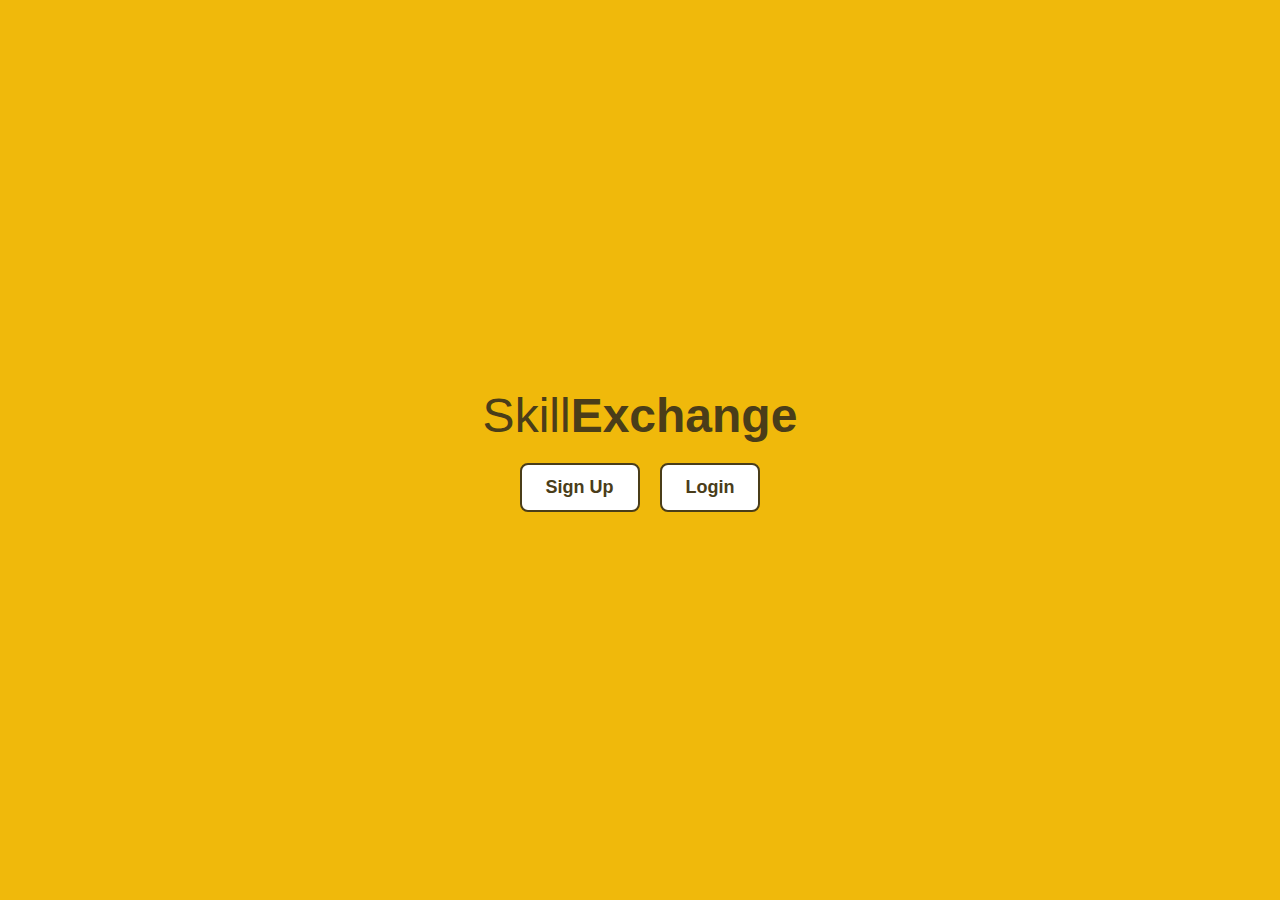
<file: Assignment_2/Skill Exchange/index.html>
<!DOCTYPE html>
<html lang="en">
  <head>
    <meta charset="UTF-8" />
    <meta name="viewport" content="width=device-width, initial-scale=1.0" />
    <title>Skill Exchange</title>
    <link rel="stylesheet" href="assets/css/index.css" />
  </head>
  <body>
    <div class="splash-screen">
      <h1><span>Skill</span>Exchange</h1>
      <nav class="nav-links">
        <a href="signup.html" class="btn">Sign Up</a>
        <a href="login.html" class="btn">Login</a>
      </nav>
    </div>

    <script src="js/script.js"></script>
  </body>
</html>
</file>
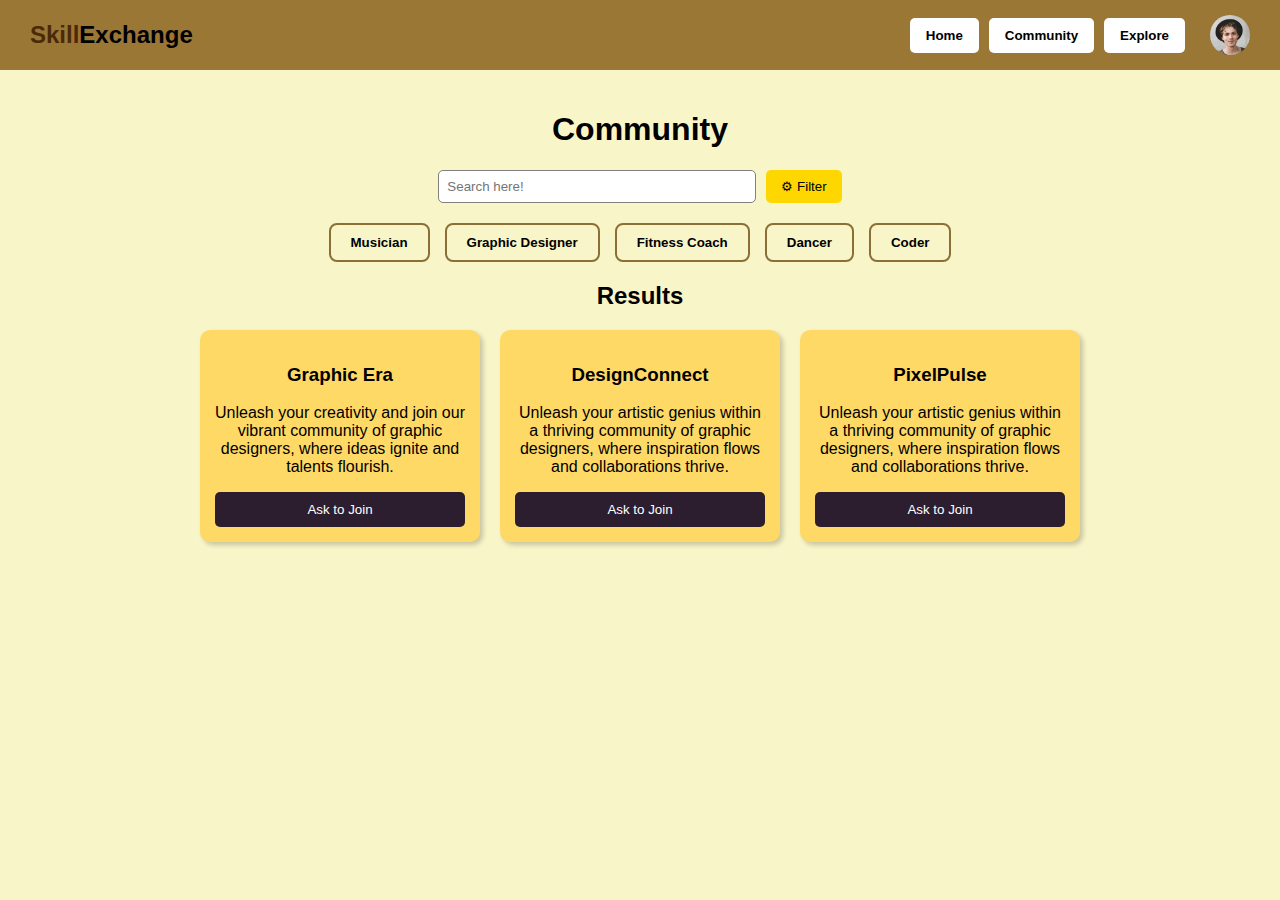
<file: Assignment_2/Skill Exchange/community.html>
<!DOCTYPE html>
<html lang="en">
  <head>
    <meta charset="UTF-8" />
    <meta name="viewport" content="width=device-width, initial-scale=1.0" />
    <title>SkillExchange - Community</title>
    <link rel="stylesheet" href="assets/css/header.css" />
    <link rel="stylesheet" href="assets/css/community.css" />
  </head>
  <body>
    <header>
      <a href="home.html" class="logo">Skill<span>Exchange</span></a>

      <nav>
        <button onclick="redirectTo('home.html')">Home</button>
        <button onclick="redirectTo('community.html')">Community</button>
        <button onclick="redirectTo('explore.html')">Explore</button>
        <img
          src="assets/image/user-profile.png"
          alt="Profile"
          class="profile-icon"
          onclick="redirectTo('profile.html')"
        />
      </nav>
    </header>

    <main class="community-container">
      <h1>Community</h1>
      <div class="search-bar">
        <input type="text" placeholder="Search here!" />
        <button class="filter-btn">&#9881; Filter</button>
      </div>

      <div class="category-buttons">
        <button>Musician</button>
        <button>Graphic Designer</button>
        <button>Fitness Coach</button>
        <button>Dancer</button>
        <button>Coder</button>
      </div>

      <h2>Results</h2>
      <div class="results">
        <div class="community-card">
          <h3>Graphic Era</h3>
          <p>
            Unleash your creativity and join our vibrant community of graphic
            designers, where ideas ignite and talents flourish.
          </p>
          <button>Ask to Join</button>
        </div>
        <div class="community-card">
          <h3>DesignConnect</h3>
          <p>
            Unleash your artistic genius within a thriving community of graphic
            designers, where inspiration flows and collaborations thrive.
          </p>
          <button>Ask to Join</button>
        </div>
        <div class="community-card">
          <h3>PixelPulse</h3>
          <p>
            Unleash your artistic genius within a thriving community of graphic
            designers, where inspiration flows and collaborations thrive.
          </p>
          <button>Ask to Join</button>
        </div>
      </div>
    </main>

    <script src="js/script.js"></script>
    <script src="js/community.js"></script>
  </body>
</html>
</file>
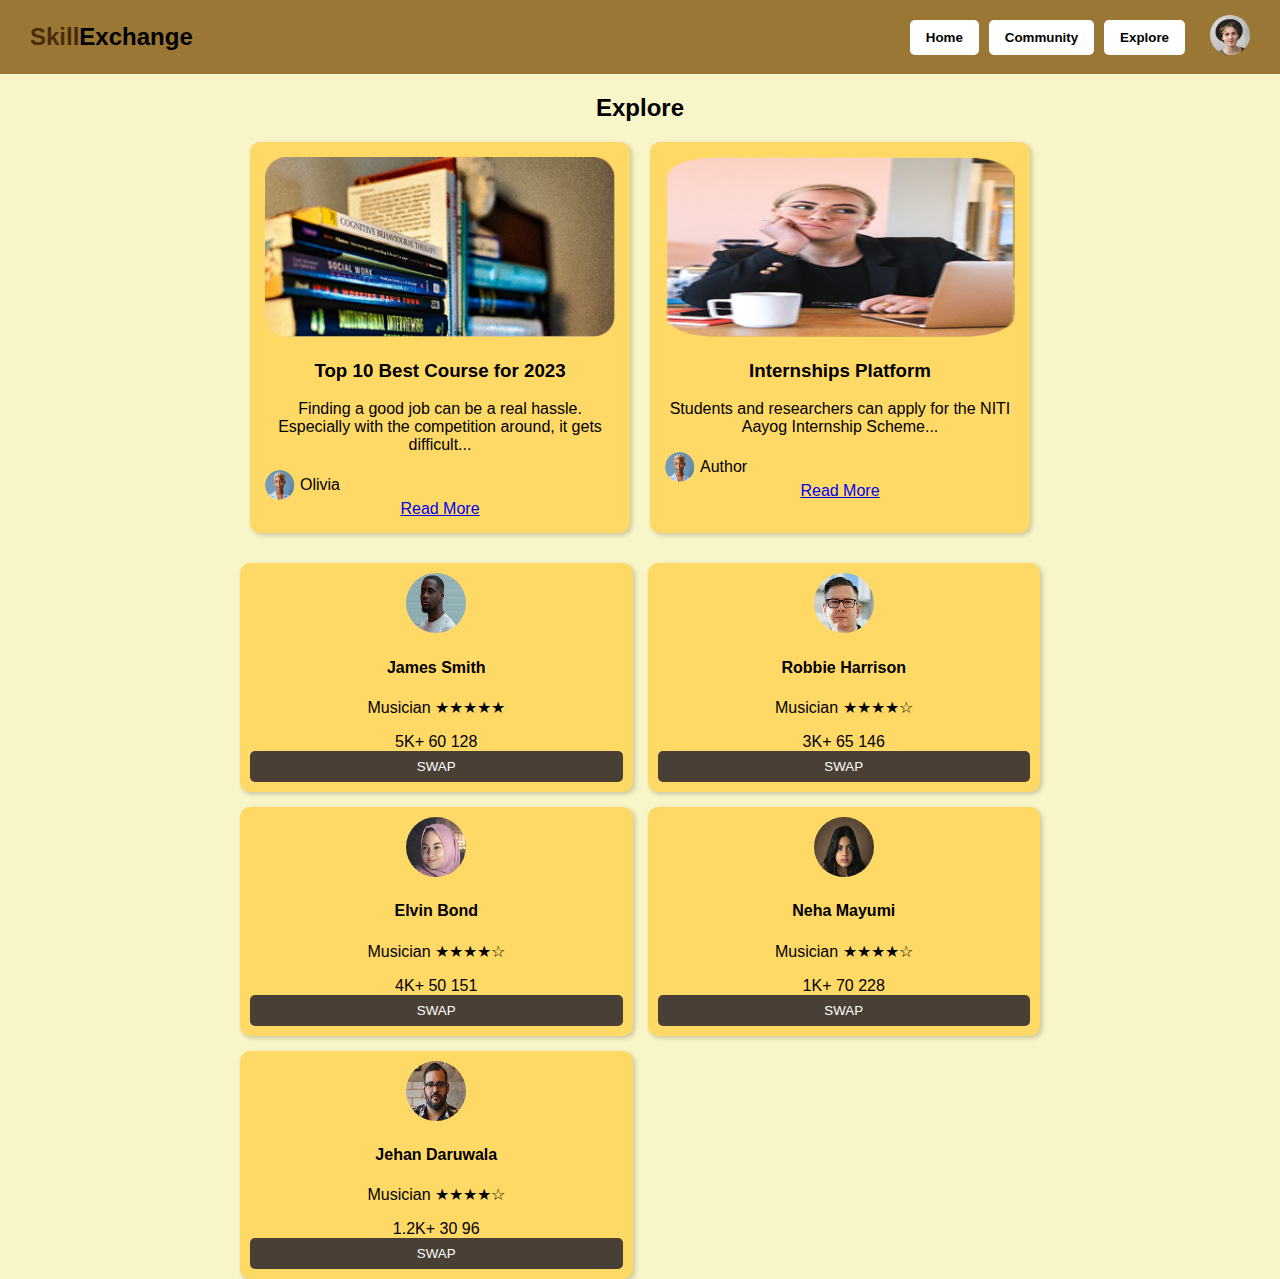
<file: Assignment_2/Skill Exchange/explore.html>
<!DOCTYPE html>
<html lang="en">
  <head>
    <meta charset="UTF-8" />
    <meta name="viewport" content="width=device-width, initial-scale=1.0" />
    <title>Explore - Skill Exchange</title>
    <link rel="stylesheet" href="assets/css/header.css" />
    <link rel="stylesheet" href="assets/css/explore.css" />
  </head>
  <body>
    <header>
      <a href="home.html" class="logo">Skill<span>Exchange</span></a>

      <nav>
        <button onclick="redirectTo('home.html')">Home</button>
        <button onclick="redirectTo('community.html')">Community</button>
        <button onclick="redirectTo('explore.html')">Explore</button>
        <a href="profile.html">
          <img
            src="assets/image/user-profile.png"
            alt="Profile"
            class="profile-icon"
            onclick="redirectTo('profile.html')"
          />
        </a>
      </nav>
    </header>

    <main>
      <h2 class="page-title">Explore</h2>

      <section class="content">
        <div class="featured-box">
          <img src="assets/image/books.png" alt="Books" />
          <h3>Top 10 Best Course for 2023</h3>
          <p>
            Finding a good job can be a real hassle. Especially with the
            competition around, it gets difficult...
          </p>
          <div class="author">
            <img src="assets/image/profile.png" alt="Olivia" />
            <span>Olivia</span>
          </div>
          <a href="#">Read More</a>
        </div>

        <div class="featured-box">
          <img src="assets/image/internships.png" alt="Internship" />
          <h3>Internships Platform</h3>
          <p>
            Students and researchers can apply for the NITI Aayog Internship
            Scheme...
          </p>
          <div class="author">
            <img src="assets/image/profile.png" alt="Author" />
            <span>Author</span>
          </div>
          <a href="#">Read More</a>
        </div>
      </section>

      <section class="profiles">
        <div class="profile-card">
          <img src="assets/image/profile2.png" alt="James Smith" />
          <h4>James Smith</h4>
          <p>Musician ★★★★★</p>
          <div class="stats">
            <span>5K+</span> <span>60</span> <span>128</span>
          </div>
          <button>SWAP</button>
        </div>

        <div class="profile-card">
          <img src="assets/image/profile3.png" alt="Robbie Harrison" />
          <h4>Robbie Harrison</h4>
          <p>Musician ★★★★☆</p>
          <div class="stats">
            <span>3K+</span> <span>65</span> <span>146</span>
          </div>
          <button>SWAP</button>
        </div>

        <div class="profile-card">
          <img src="assets/image/profile4.png" alt="Elvin Bond" />
          <h4>Elvin Bond</h4>
          <p>Musician ★★★★☆</p>
          <div class="stats">
            <span>4K+</span> <span>50</span> <span>151</span>
          </div>
          <button>SWAP</button>
        </div>

        <div class="profile-card">
          <img src="assets/image/profile5.png" alt="Neha Mayumi" />
          <h4>Neha Mayumi</h4>
          <p>Musician ★★★★☆</p>
          <div class="stats">
            <span>1K+</span> <span>70</span> <span>228</span>
          </div>
          <button>SWAP</button>
        </div>

        <div class="profile-card">
          <img src="assets/image/profile6.png" alt="Jehan Daruwala" />
          <h4>Jehan Daruwala</h4>
          <p>Musician ★★★★☆</p>
          <div class="stats">
            <span>1.2K+</span> <span>30</span> <span>96</span>
          </div>
          <button>SWAP</button>
        </div>
      </section>
    </main>
    <script src="js/script.js"></script>
    <script src="js/explore.js"></script>
  </body>
</html>
</file>
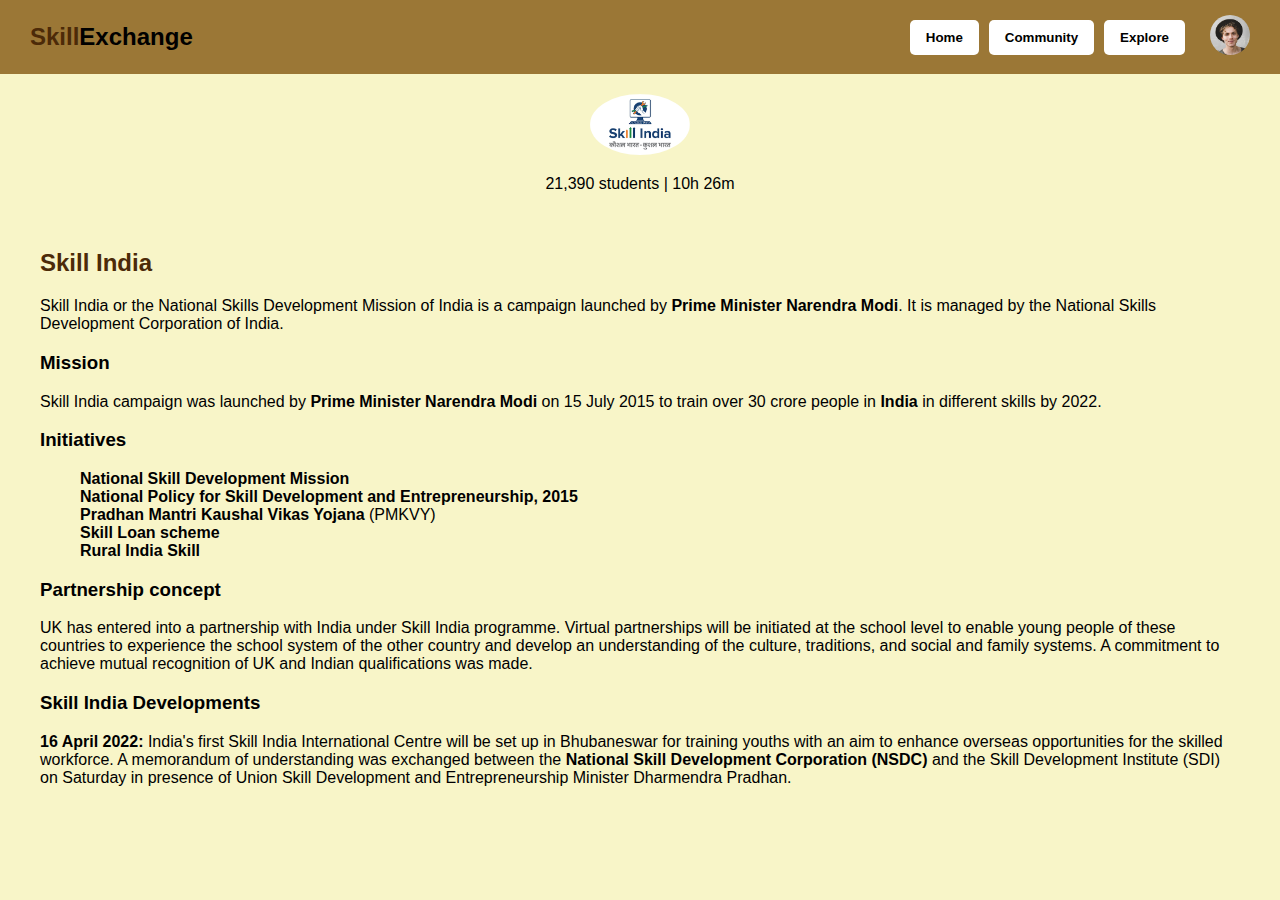
<file: Assignment_2/Skill Exchange/home1.html>
<!DOCTYPE html>
<html lang="en">
  <head>
    <meta charset="UTF-8" />
    <meta name="viewport" content="width=device-width, initial-scale=1.0" />
    <title>Profile - SkillExchange</title>
    <link rel="stylesheet" href="assets/css/header.css" />
    <link rel="stylesheet" href="assets/css/profile.css" />
  </head>
  <body>
    <header>
      <a href="home.html" class="logo">Skill<span>Exchange</span></a>

      <nav>
        <button onclick="redirectTo('home.html')">Home</button>
        <button onclick="redirectTo('community.html')">Community</button>
        <button onclick="redirectTo('explore.html')">Explore</button>
        <a href="profile.html">
          <img
            src="assets/image/user-profile.png"
            alt="Profile"
            class="profile-icon"
            onclick="redirectTo('profile.html')"
          />
        </a>
      </nav>
    </header>

    <main class="profile-container">
      <section class="profile-header">
        <img
          src="assets/image/skill-india.png"
          alt="Skill India"
          class="profile-pic"
        />
        <p>21,390 students | 10h 26m</p>
      </section>

      <section class="profile-details">
        <h2>Skill India</h2>
        <p>
          Skill India or the National Skills Development Mission of India is a
          campaign launched by <strong>Prime Minister Narendra Modi</strong>. It
          is managed by the National Skills Development Corporation of India.
        </p>

        <h3>Mission</h3>
        <p>
          Skill India campaign was launched by
          <strong>Prime Minister Narendra Modi</strong> on 15 July 2015 to train
          over 30 crore people in <strong>India</strong> in different skills by
          2022.
        </p>

        <h3>Initiatives</h3>
        <ul>
          <li><strong>National Skill Development Mission</strong></li>
          <li>
            <strong
              >National Policy for Skill Development and Entrepreneurship,
              2015</strong
            >
          </li>
          <li><strong>Pradhan Mantri Kaushal Vikas Yojana</strong> (PMKVY)</li>
          <li><strong>Skill Loan scheme</strong></li>
          <li><strong>Rural India Skill</strong></li>
        </ul>

        <h3>Partnership concept</h3>
        <p>
          UK has entered into a partnership with India under Skill India
          programme. Virtual partnerships will be initiated at the school level
          to enable young people of these countries to experience the school
          system of the other country and develop an understanding of the
          culture, traditions, and social and family systems. A commitment to
          achieve mutual recognition of UK and Indian qualifications was made.
        </p>

        <h3>Skill India Developments</h3>
        <p>
          <strong>16 April 2022:</strong> India's first Skill India
          International Centre will be set up in Bhubaneswar for training youths
          with an aim to enhance overseas opportunities for the skilled
          workforce. A memorandum of understanding was exchanged between the
          <strong>National Skill Development Corporation (NSDC)</strong> and the
          Skill Development Institute (SDI) on Saturday in presence of Union
          Skill Development and Entrepreneurship Minister Dharmendra Pradhan.
        </p>
      </section>
    </main>

    <script src="js/script.js"></script>
  </body>
</html>
</file>
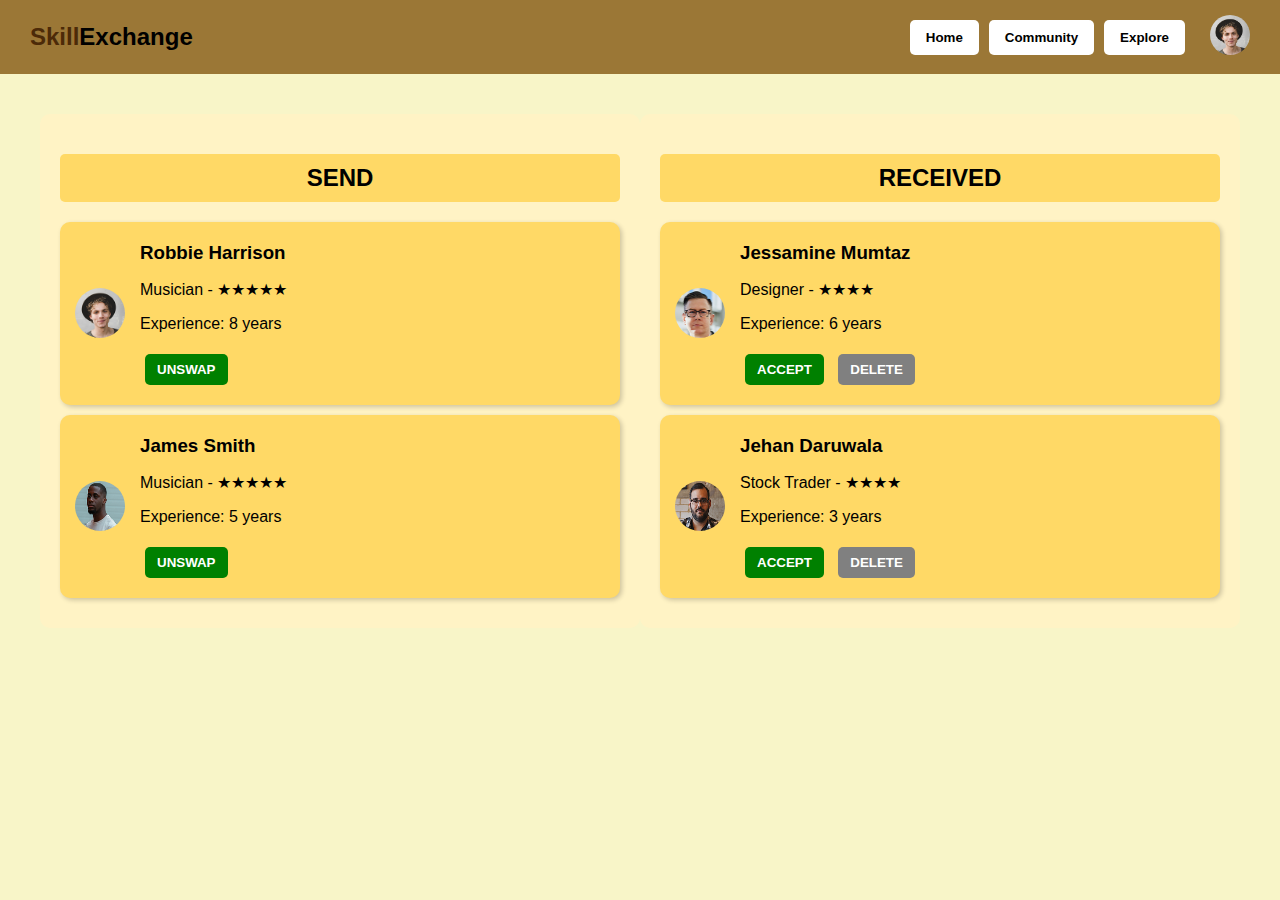
<file: Assignment_2/Skill Exchange/notification.html>
<!DOCTYPE html>
<html lang="en">
  <head>
    <meta charset="UTF-8" />
    <meta name="viewport" content="width=device-width, initial-scale=1.0" />
    <title>Notifications</title>
    <link rel="stylesheet" href="assets/css/header.css" />
    <link rel="stylesheet" href="assets/css/notification.css" />
  </head>
  <body>
    <header>
      <a href="home.html" class="logo">Skill<span>Exchange</span></a>

      <nav>
        <button onclick="redirectTo('home.html')">Home</button>
        <button onclick="redirectTo('community.html')">Community</button>
        <button onclick="redirectTo('explore.html')">Explore</button>
        <a href="profile.html">
          <img
            src="assets/image/user-profile.png"
            alt="Profile"
            class="profile-icon"
            onclick="redirectTo('profile.html')"
          />
        </a>
      </nav>
    </header>

    <main class="notifications-container">
      <!-- Send Requests Section -->
      <section class="send-section">
        <h2>SEND</h2>
        <div class="card send-card">
          <img src="assets/image/profile1.png" alt="User" />
          <div class="info">
            <h3>Robbie Harrison</h3>
            <p>Musician - ★★★★★</p>
            <p>Experience: 8 years</p>
            <button class="swap-btn" onclick="toggleSwap(this)">UNSWAP</button>
          </div>
        </div>
        <div class="card send-card">
          <img src="assets/image/profile2.png" alt="User" />
          <div class="info">
            <h3>James Smith</h3>
            <p>Musician - ★★★★★</p>
            <p>Experience: 5 years</p>
            <button class="swap-btn" onclick="toggleSwap(this)">UNSWAP</button>
          </div>
        </div>
      </section>

      <!-- Received Requests Section -->
      <section class="receive-section">
        <h2>RECEIVED</h2>
        <div class="card receive-card">
          <img src="assets/image/profile3.png" alt="User" />
          <div class="info">
            <h3>Jessamine Mumtaz</h3>
            <p>Designer - ★★★★</p>
            <p>Experience: 6 years</p>
            <button class="accept-btn" onclick="acceptRequest(this)">
              ACCEPT
            </button>
            <button class="delete-btn" onclick="deleteRequest(this)">
              DELETE
            </button>
          </div>
        </div>
        <div class="card receive-card">
          <img src="assets/image/profile6.png" alt="User" />
          <div class="info">
            <h3>Jehan Daruwala</h3>
            <p>Stock Trader - ★★★★</p>
            <p>Experience: 3 years</p>
            <button class="accept-btn" onclick="acceptRequest(this)">
              ACCEPT
            </button>
            <button class="delete-btn" onclick="deleteRequest(this)">
              DELETE
            </button>
          </div>
        </div>
      </section>
    </main>

    <script src="js/notification.js"></script>
    <script src="js/script.js"></script>
  </body>
</html>
</file>
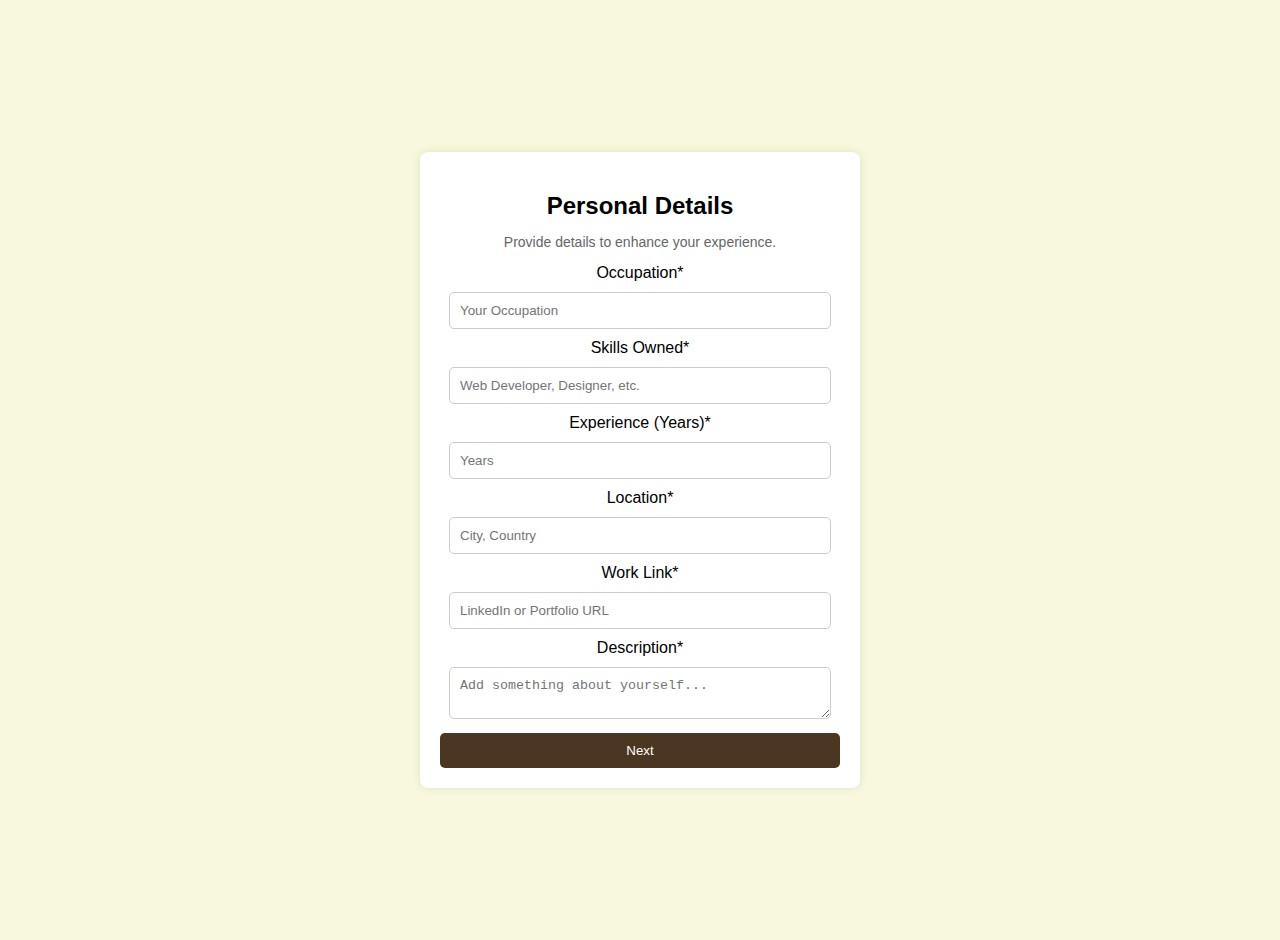
<file: Assignment_2/Skill Exchange/personal-details.html>
<!DOCTYPE html>
<html lang="en">
  <head>
    <meta charset="UTF-8" />
    <meta name="viewport" content="width=device-width, initial-scale=1.0" />
    <title>Personal Details</title>
    <link rel="stylesheet" href="assets/css/style.css" />
  </head>
  <body>
    <div class="container">
      <h2>Personal Details</h2>
      <p>Provide details to enhance your experience.</p>

      <label>Occupation*</label>
      <input type="text" id="occupation" placeholder="Your Occupation" />

      <label>Skills Owned*</label>
      <input
        type="text"
        id="skills"
        placeholder="Web Developer, Designer, etc."
      />

      <label>Experience (Years)*</label>
      <input type="number" id="experience" placeholder="Years" />

      <label>Location*</label>
      <input type="text" id="location" placeholder="City, Country" />

      <label>Work Link*</label>
      <input
        type="text"
        id="workLink"
        placeholder="LinkedIn or Portfolio URL"
      />

      <label>Description*</label>
      <textarea
        id="description"
        placeholder="Add something about yourself..."
      ></textarea>

      <button onclick="savePersonalDetails()">Next</button>
    </div>
    <script src="js/auth.js"></script>
  </body>
</html>
</file>
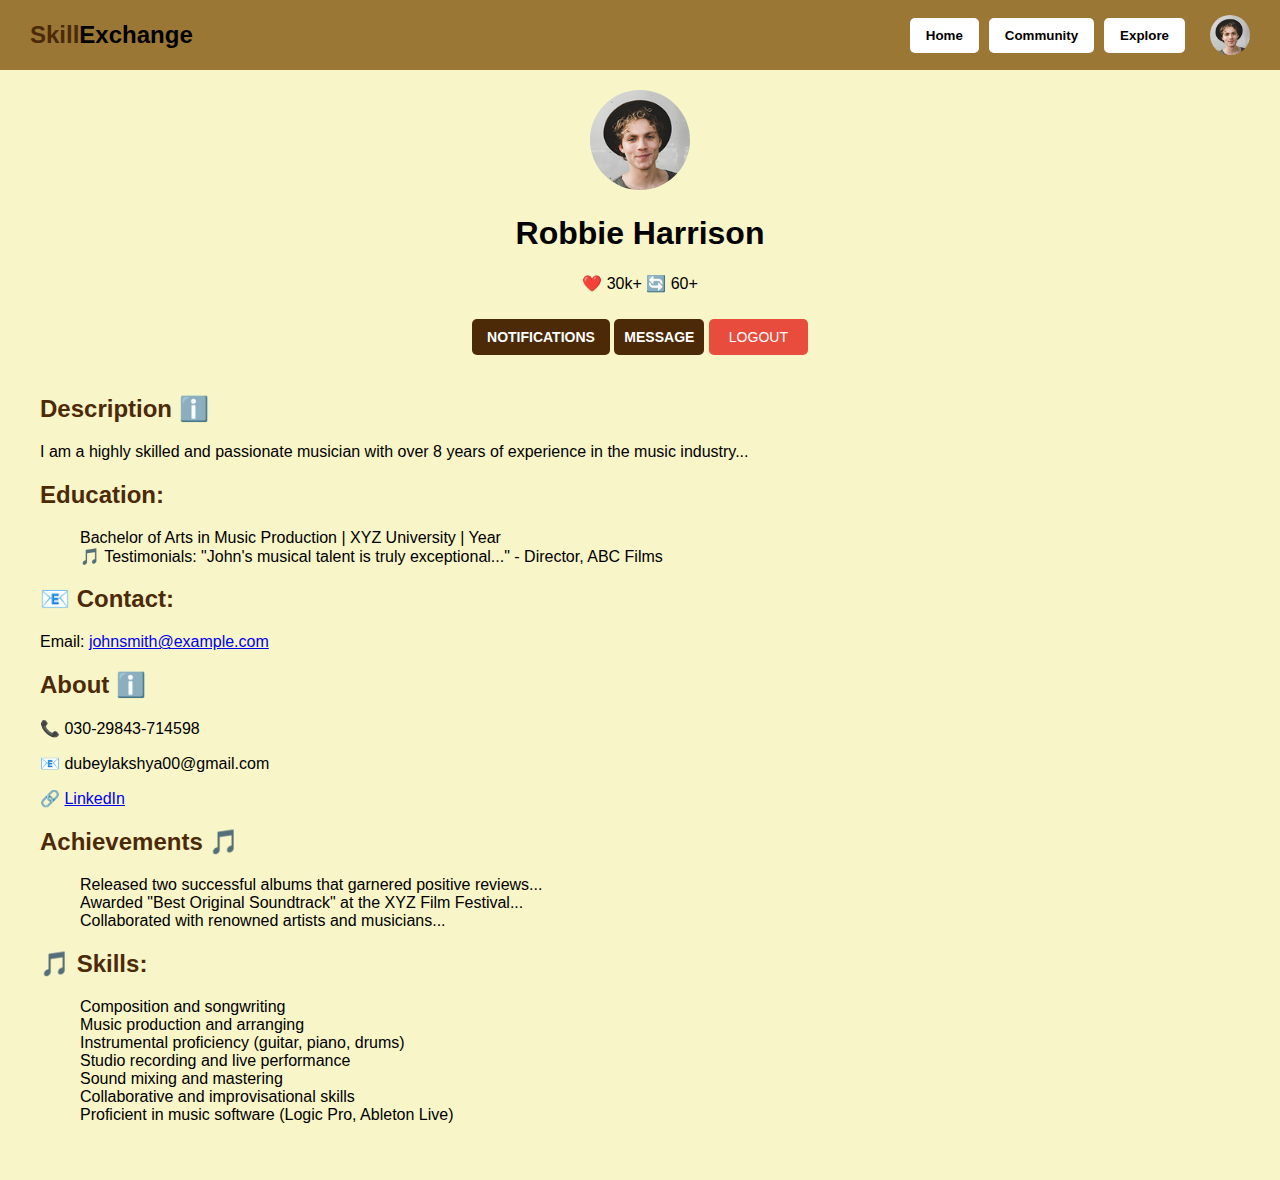
<file: Assignment_2/Skill Exchange/profile.html>
<!DOCTYPE html>
<html lang="en">
  <head>
    <meta charset="UTF-8" />
    <meta name="viewport" content="width=device-width, initial-scale=1.0" />
    <title>Profile - SkillExchange</title>
    <link rel="stylesheet" href="assets/css/header.css" />
    <link rel="stylesheet" href="assets/css/profile.css" />
  </head>
  <body>
    <header>
      <a href="home.html" class="logo">Skill<span>Exchange</span></a>

      <nav>
        <button onclick="redirectTo('home.html')">Home</button>
        <button onclick="redirectTo('community.html')">Community</button>
        <button onclick="redirectTo('explore.html')">Explore</button>
        <img
          src="assets/image/user-profile.png"
          alt="Profile"
          class="profile-icon"
          onclick="redirectTo('profile.html')"
        />
      </nav>
    </header>

    <main class="profile-container">
      <section class="profile-header">
        <img
          src="assets/image/user-profile.png"
          alt="Profile Picture"
          class="profile-pic"
        />
        <h1>Robbie Harrison</h1>
        <p>❤️ 30k+ 🔄 60+</p>
        <button class="notification-btn" onclick="redirectToNotifications()">
          NOTIFICATIONS
        </button>
        <button class="message-btn">MESSAGE</button>
        <button class="logout-btn" onclick="logoutUser()">LOGOUT</button>
      </section>

      <section class="profile-details">
        <div class="description">
          <h2>Description ℹ️</h2>
          <p>
            I am a highly skilled and passionate musician with over 8 years of
            experience in the music industry...
          </p>
        </div>
        <div class="education">
          <h2>Education:</h2>
          <ul>
            <li>
              Bachelor of Arts in Music Production | XYZ University | Year
            </li>
            <li>
              🎵 Testimonials: "John's musical talent is truly exceptional..." -
              Director, ABC Films
            </li>
          </ul>
        </div>
        <div class="contact">
          <h2>📧 Contact:</h2>
          <p>
            Email:
            <a href="mailto:johnsmith@example.com">johnsmith@example.com</a>
          </p>
        </div>
        <div class="about">
          <h2>About ℹ️</h2>
          <p>📞 030-29843-714598</p>
          <p>📧 dubeylakshya00@gmail.com</p>
          <p>🔗 <a href="https://www.linkedin.com/feed/">LinkedIn</a></p>
        </div>
        <div class="achievements">
          <h2>Achievements 🎵</h2>
          <ul>
            <li>
              Released two successful albums that garnered positive reviews...
            </li>
            <li>
              Awarded "Best Original Soundtrack" at the XYZ Film Festival...
            </li>
            <li>Collaborated with renowned artists and musicians...</li>
          </ul>
        </div>
        <div class="skills">
          <h2>🎵 Skills:</h2>
          <ul>
            <li>Composition and songwriting</li>
            <li>Music production and arranging</li>
            <li>Instrumental proficiency (guitar, piano, drums)</li>
            <li>Studio recording and live performance</li>
            <li>Sound mixing and mastering</li>
            <li>Collaborative and improvisational skills</li>
            <li>Proficient in music software (Logic Pro, Ableton Live)</li>
          </ul>
        </div>
      </section>
    </main>
    <script src="js/script.js"></script>
    <script src="js/profile.js"></script>
  </body>
</html>
</file>
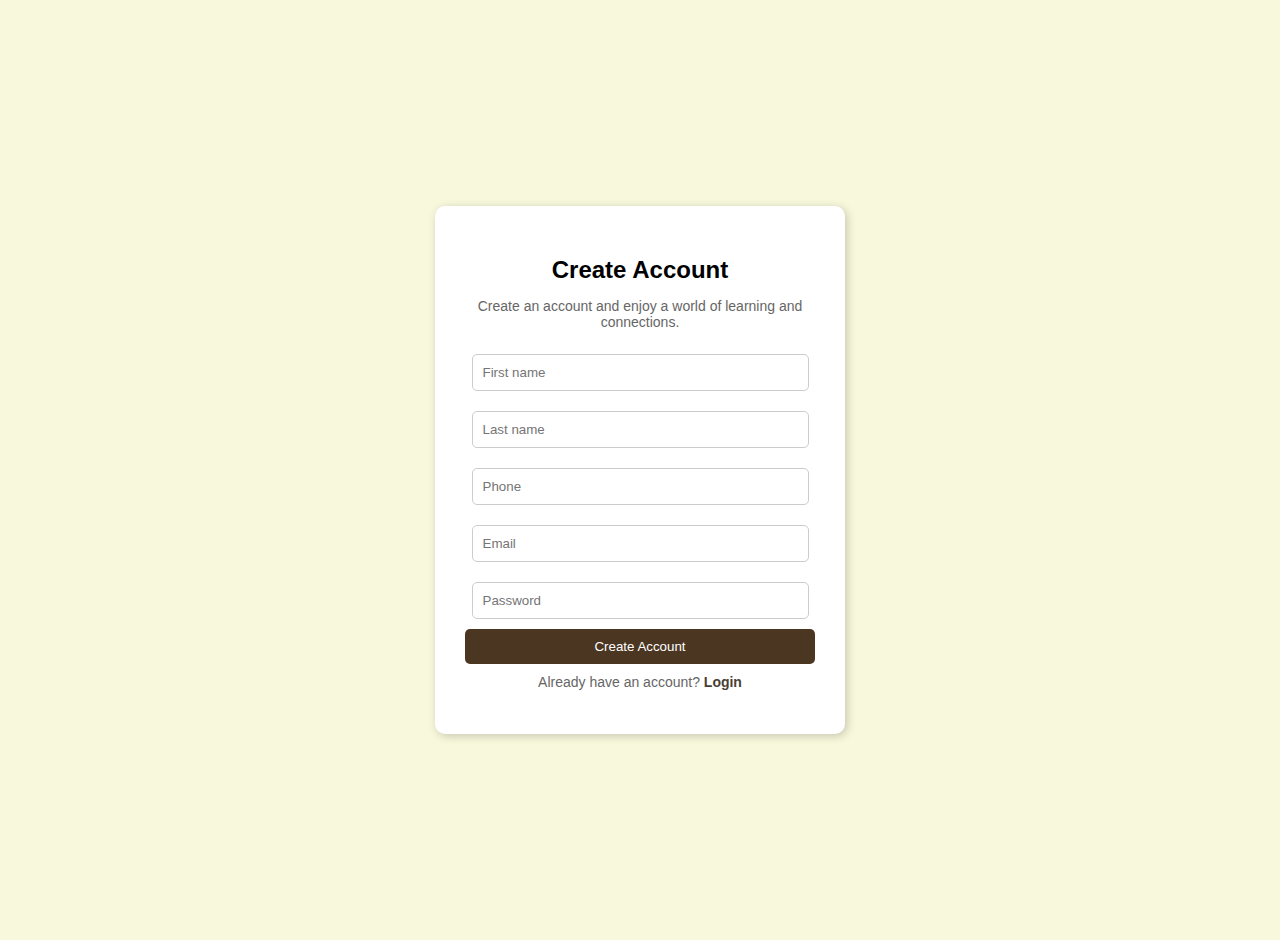
<file: Assignment_2/Skill Exchange/signup.html>
<!DOCTYPE html>
<html lang="en">
  <head>
    <meta charset="UTF-8" />
    <meta name="viewport" content="width=device-width, initial-scale=1.0" />
    <title>Sign Up</title>
    <link rel="stylesheet" href="assets/css/style.css" />
  </head>
  <body>
    <div class="signup-container">
      <h2>Create Account</h2>
      <p>Create an account and enjoy a world of learning and connections.</p>

      <input type="text" id="signupName" placeholder="First name" required />
      <input type="text" id="signupLastName" placeholder="Last name" required />
      <input type="tel" id="signupPhone" placeholder="Phone" required />
      <input type="email" id="signupEmail" placeholder="Email" required />
      <input
        type="password"
        id="signupPassword"
        placeholder="Password"
        required
      />

      <button onclick="createAccount()" class="signup-btn">
        Create Account
      </button>

      <p class="login-link">
        Already have an account? <a href="login.html">Login</a>
      </p>
    </div>

    <script src="js/auth.js"></script>
  </body>
</html>
</file>
<file: Assignment_2/Skill Exchange/assets/css/header.css>
body {
  font-family: Arial, sans-serif;
  background-color: #f8f5c8;
  margin: 0;
  padding: 0;
}

header {
  display: flex;
  justify-content: space-between;
  align-items: center;
  background: #9b7736;
  padding: 15px 30px;
}

.logo {
  font-size: 24px;
  font-weight: bold;
  color: #4c2a08;
  text-decoration: none; /* Removes underline */
}

.logo span {
  color: black;
}

nav {
  display: flex;
  align-items: center;
  gap: 10px; /* Adds space between buttons */
}

nav button {
  background: white;
  border: none;
  padding: 10px 16px;
  cursor: pointer;
  font-weight: bold;
  border-radius: 5px;
  transition: background 0.3s ease;
}

nav button:hover {
  background: #f0e6d2;
}

.profile-icon {
  width: 40px;
  border-radius: 50%;
  margin-left: 15px; /* Adds space between buttons and profile image */
}
</file>
<file: Assignment_2/Skill Exchange/assets/css/community.css>
.community-container {
  text-align: center;
  padding: 20px;
}

.search-bar {
  display: flex;
  justify-content: center;
  margin: 20px 0;
}

.search-bar input {
  padding: 8px;
  width: 300px;
  border-radius: 5px;
  border: 1px solid gray;
}

.filter-btn {
  margin-left: 10px;
  background-color: #ffd700;
  border: none;
  padding: 8px 15px;
  cursor: pointer;
  border-radius: 5px;
}

.category-buttons {
  display: flex;
  justify-content: center;
  flex-wrap: wrap;
  gap: 15px;
  margin-top: 15px;
}

.category-buttons button {
  padding: 10px 20px;
  border: 2px solid #8b6f37;
  background: none;
  cursor: pointer;
  font-weight: bold;
  border-radius: 8px;
}

.results {
  display: flex;
  justify-content: center;
  gap: 20px;
  margin-top: 20px;
}

.community-card {
  background-color: #ffd966;
  padding: 15px;
  border-radius: 10px;
  box-shadow: 3px 3px 5px rgba(0, 0, 0, 0.2);
  width: 250px;
  text-align: center;
}

.community-card button {
  background-color: #2d1e2f;
  color: white;
  border: none;
  padding: 10px;
  border-radius: 5px;
  cursor: pointer;
  width: 100%;
}
</file>
<file: Assignment_2/Skill Exchange/assets/css/explore.css>
.page-title {
  text-align: center;
  margin: 20px 0;
}

.content {
  display: flex;
  justify-content: center;
  gap: 20px;
  margin-bottom: 30px;
}

.featured-box {
  background: #ffd966;
  padding: 15px;
  width: 350px;
  border-radius: 10px;
  box-shadow: 2px 2px 5px rgba(0, 0, 0, 0.2);
  text-align: center;
}

.featured-box img {
  width: 100%;
  height: 180px;
  border-radius: 10px;
}

.author {
  display: flex;
  align-items: center;
  margin-top: 10px;
}

.author img {
  width: 30px;
  height: 30px;
  border-radius: 50%;
  margin-right: 5px;
}

.profiles {
  display: grid;
  grid-template-columns: repeat(2, 1fr);
  gap: 15px;
  justify-content: center;
  max-width: 800px;
  margin: auto;
}

.profile-card {
  background-color: #ffd966;
  padding: 10px;
  border-radius: 10px;
  text-align: center;
  box-shadow: 2px 2px 5px rgba(0, 0, 0, 0.2);
}

.profile-card img {
  width: 60px;
  height: 60px;
  border-radius: 50%;
}

.profile-card button {
  background-color: #4a3f35;
  color: white;
  border: none;
  padding: 8px;
  width: 100%;
  border-radius: 5px;
  cursor: pointer;
}
</file>
<file: Assignment_2/Skill Exchange/assets/css/profile.css>
.profile-container {
  display: flex;
  flex-direction: column;
  padding: 20px;
}

.profile-header {
  text-align: center;
}

.profile-pic {
  width: 100px;
  border-radius: 50%;
}

.notification-btn {
  align-items: center;
  background-color: #4c2a08;
  color: white;
  border: none;
  padding: 10px 15px;
  font-size: 14px;
  font-weight: bold;
  cursor: pointer;
  border-radius: 5px;
  transition: background 0.3s ease;
}

.notification-btn:hover {
  background-color: #6a5f50;
}

.notif-icon {
  width: 20px;
  height: 20px;
  margin-right: 8px;
}

.message-btn {
  background: #4c2a08;
  color: white;
  padding: 10px;
  border: none;
  font-size: 14px;
  font-weight: bold;
  border-radius: 5px;
  cursor: pointer;
}
.message-btn:hover {
  background-color: #6a5f50;
}
.logout-btn {
  background-color: #e74c3c;
  color: white;
  border: none;
  padding: 10px 20px;
  font-size: 14px;
  border-radius: 5px;
  cursor: pointer;
  margin-top: 10px;
}

.logout-btn:hover {
  background-color: #c0392b;
}

.profile-details {
  padding: 20px;
}

h2 {
  color: #4c2a08;
}

ul {
  list-style-type: none;
}
</file>
<file: Assignment_2/Skill Exchange/assets/css/notification.css>
.notifications-container {
  display: flex;
  justify-content: space-between;
  max-width: 1200px;
  margin: 20px auto;
  padding: 20px;
}

.send-section,
.receive-section {
  width: 48%;
  background: #fff3c5;
  padding: 20px;
  border-radius: 10px;
}

h2 {
  text-align: center;
  background: #ffd966;
  padding: 10px;
  border-radius: 5px;
}

.card {
  display: flex;
  align-items: center;
  background: #ffd966;
  padding: 15px;
  border-radius: 10px;
  margin: 10px 0;
  box-shadow: 2px 2px 5px rgba(0, 0, 0, 0.2);
}

.card img {
  width: 50px;
  height: 50px;
  border-radius: 50%;
  margin-right: 15px;
}

.info h3 {
  margin: 5px 0;
}

.swap-btn,
.accept-btn,
.delete-btn {
  padding: 8px 12px;
  border-radius: 5px;
  cursor: pointer;
  border: none;
  font-weight: bold;
  margin: 5px;
}

.swap-btn {
  background: green;
  color: white;
}

.accept-btn {
  background: green;
  color: white;
}

.delete-btn {
  background: gray;
  color: white;
}
</file>
<file: Assignment_2/Skill Exchange/assets/css/style.css>
body {
  font-family: Arial, sans-serif;
  background-color: #f7f6c5;
  display: flex;
  justify-content: center;
  align-items: center;
  height: 100vh;
  margin: 0;
}

.login-container,
.signup-container {
  background: white;
  padding: 30px;
  border-radius: 10px;
  box-shadow: 2px 2px 10px rgba(0, 0, 0, 0.2);
  width: 350px;
  text-align: center;
}

h2 {
  margin-bottom: 10px;
}

p {
  color: #666;
  font-size: 14px;
}

input {
  width: 100%;
  padding: 10px;
  margin: 10px 0;
  border: 1px solid #ddd;
  border-radius: 5px;
}

button {
  width: 100%;
  padding: 10px;
  background-color: #4a3f35;
  color: white;
  border: none;
  cursor: pointer;
  border-radius: 5px;
}

button:hover {
  background-color: #333;
}

.options {
  display: flex;
  justify-content: space-between;
  font-size: 12px;
  margin-bottom: 10px;
}

.forgot-password {
  color: red;
  text-decoration: none;
}

.divider {
  display: flex;
  align-items: center;
  margin: 10px 0;
}

.divider hr {
  flex: 1;
  border: none;
  height: 1px;
  background-color: #ddd;
}

.divider span {
  margin: 0 10px;
  color: #666;
}

.social-login img {
  width: 30px;
  margin: 5px;
  cursor: pointer;
}

.register-link,
.login-link {
  margin-top: 10px;
  font-size: 14px;
}

.register-link a,
.login-link a {
  font-weight: bold;
  color: #4a3f35;
  text-decoration: none;
}
body {
  font-family: Arial, sans-serif;
  background-color: #f8f8dc;
  text-align: center;
  padding: 20px;
}

.container {
  background: white;
  padding: 20px;
  border-radius: 8px;
  max-width: 400px;
  margin: auto;
  box-shadow: 0 0 10px rgba(0, 0, 0, 0.1);
}

input,
textarea {
  width: 90%;
  padding: 10px;
  margin: 10px 0;
  border: 1px solid #ccc;
  border-radius: 5px;
}

button {
  background-color: #4b3621;
  color: white;
  padding: 10px;
  border: none;
  width: 100%;
  cursor: pointer;
}

button:hover {
  background-color: #3a2819;
}
</file>
<file: Assignment_2/Skill Exchange/assets/css/index.css>
/* General Reset */
* {
  margin: 0;
  padding: 0;
  box-sizing: border-box;
  font-family: Arial, sans-serif;
}

/* Splash Screen Styling */
.splash-screen {
  background-color: #f0b90b; /* Yellow background */
  height: 100vh;
  display: flex;
  flex-direction: column;
  justify-content: center;
  align-items: center;
}

.splash-screen h1 {
  font-size: 3rem;
  font-weight: bold;
  color: #4a3d19; /* Dark text */
  margin-bottom: 20px; /* Spacing between text and buttons */
}

.splash-screen h1 span {
  font-weight: normal;
}

/* Navigation Links */
.nav-links {
  display: flex;
  gap: 20px;
}

.nav-links .btn {
  padding: 12px 24px;
  text-decoration: none;
  font-size: 18px;
  color: #4a3d19;
  font-weight: bold;
  background-color: white;
  border: 2px solid #4a3d19;
  border-radius: 8px;
  transition: all 0.3s ease-in-out;
}

.nav-links .btn:hover {
  background-color: #4a3d19;
  color: white;
}
</file>
